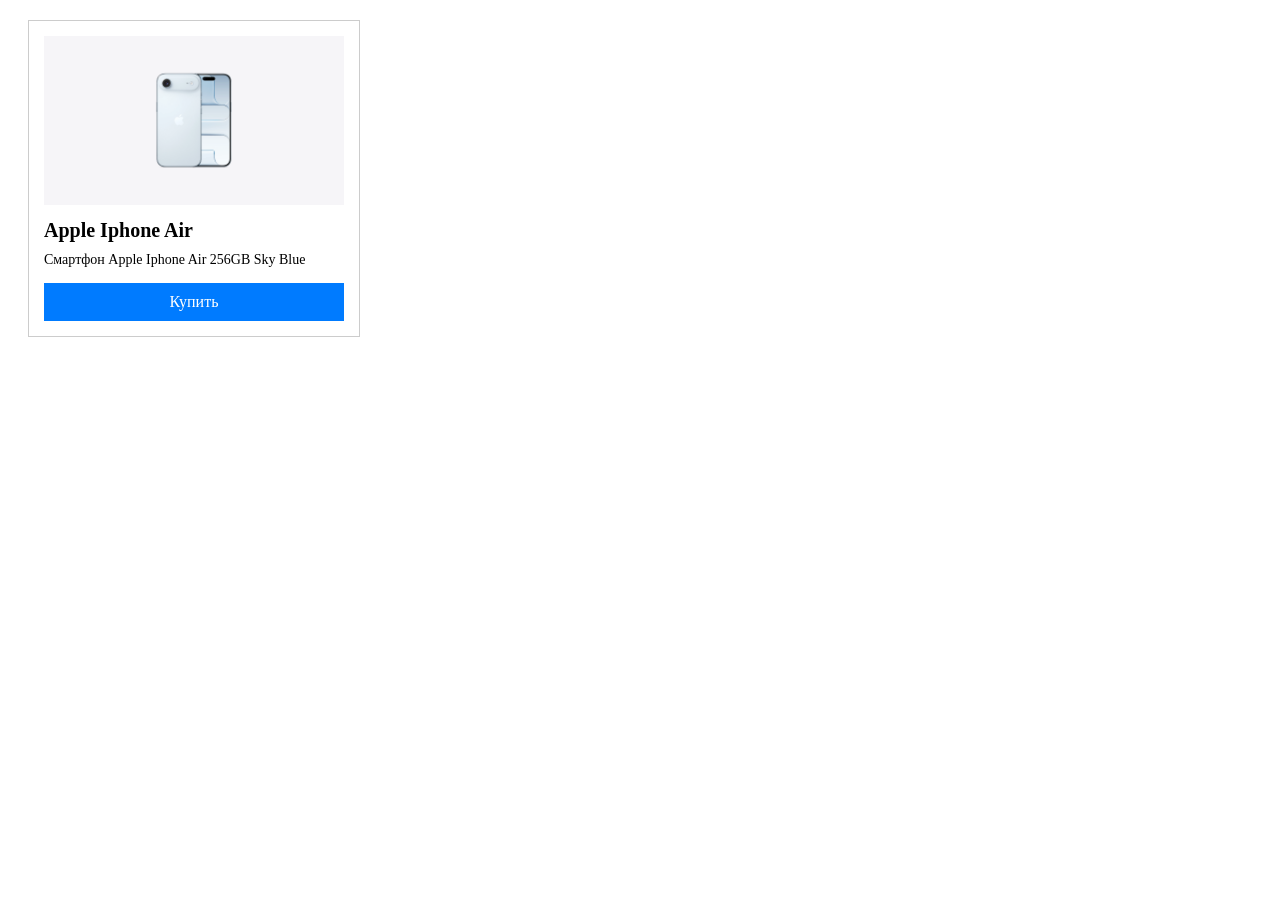
<file: beginner/index.html>
<!doctype html>
<html lang="en">
<head>
    <meta charset="UTF-8">
    <meta name="viewport"
          content="width=device-width, user-scalable=no, initial-scale=1.0, maximum-scale=1.0, minimum-scale=1.0">
    <meta http-equiv="X-UA-Compatible" content="ie=edge">
    <link rel="stylesheet" href="style.css">
    <title>Beginner</title>
</head>
<body>

<div class="card">
    <img class="card-img" src="ipair.webp" alt="Товар">
    <div class="card-title">
        Apple Iphone Air
    </div>
    <div class="card-description">
        Смартфон Apple Iphone Air 256GB Sky Blue
    </div>
    <a class="card-button" href="#">Купить</a>
</div>

</body>
</html>
</file>
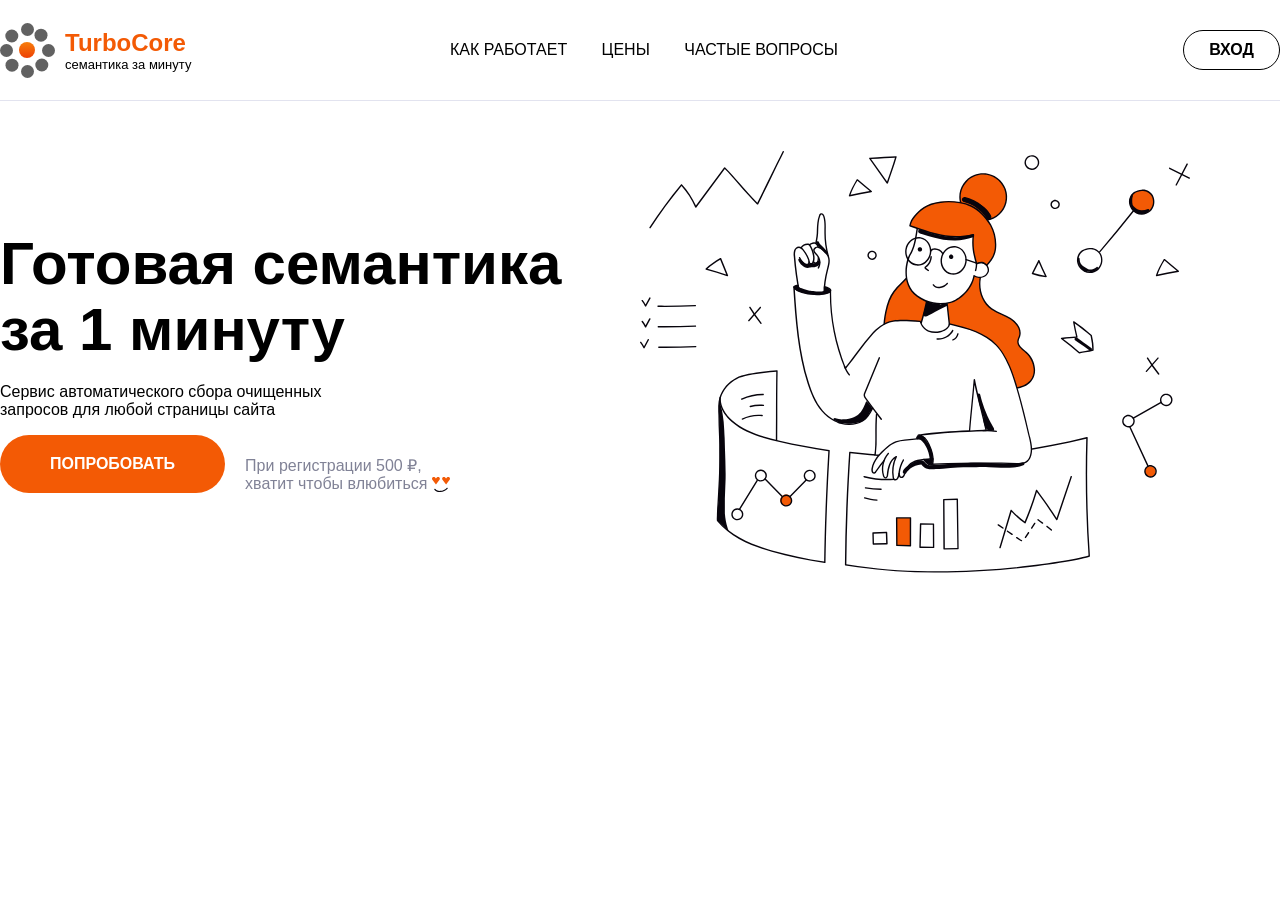
<file: Diplomka/index.html>
<!DOCTYPE html>
<html lang="ru">
<head>
    <meta charset="UTF-8">
    <title>TurboCore(Beginner)</title>
    <style>

        body {
            font-family: 'Inter', sans-serif;
            margin: 0;
        }
        .wrapper {
            width: 1280px;
            margin: 0 auto;
        }
        .top-bar {
            display: flex;
            align-items: center;
            border-bottom: 1px solid #E2E3EF;
            height: 100px;
        }
        .logo-area {
            display: flex;
            align-items: center;
            width: 300px;
        }
        .logo-text {
            margin-left: 10px;
        }
        .logo-title {
            font-weight: bold;
            font-size: 24px;
            color: #F35A05;
        }
        .logo-subtitle {
            font-size: 13px;
        }
        .menu {
            margin-left: 150px; /* Магический отступ, чтобы подвинуть центр */
        }
        .menu a {
            text-decoration: none;
            color: black;
            margin-right: 30px;
            font-weight: 500;
        }
        .login-btn {
            margin-left: auto; /* Хоть что-то хорошее */
            border: 1px solid black;
            padding: 10px 25px;
            border-radius: 30px;
            text-decoration: none;
            color: black;
            font-weight: bold;
        }
        /* Hero */
        .hero {
            display: flex;
            margin-top: 50px;
        }
        .hero-left {
            width: 50%;
            padding-top: 40px;
        }
        .hero h1 {
            font-size: 60px;
            line-height: 1.1;
            margin-bottom: 20px;
        }
        .btn-orange {
            background: #F35A05;
            color: white;
            padding: 20px 50px;
            border-radius: 30px;
            display: inline-block; /* Див ведет себя как кнопка */
            font-weight: bold;
            cursor: pointer;
        }
        .price-text {
            display: flex;
            margin-top: 20px;
            color: #808296;
        }
        .smiley {
            position: relative;
            top: 10px; /* Подгонка на глаз */
            left: 5px;
        }
    </style>
</head>
<body>
<div class="wrapper">
    <div class="top-bar">
        <div class="logo-area">
            <img src="image/logo.svg" width="55">
            <div class="logo-text">
                <div class="logo-title">TurboCore</div>
                <div class="logo-subtitle">семантика за минуту</div>
            </div>
        </div>
        <div class="menu">
            <a href="#">КАК РАБОТАЕТ</a>
            <a href="#">ЦЕНЫ</a>
            <a href="#">ЧАСТЫЕ ВОПРОСЫ</a>
        </div>
        <a href="#" class="login-btn">ВХОД</a>
    </div>

    <div class="hero">
        <div class="hero-left">
            <h1>Готовая семантика<br>за 1 минуту</h1>
            <p>Сервис автоматического сбора очищенных<br>запросов для любой страницы сайта</p>
            <div style="display: flex; align-items: center; gap: 20px;">
                <div class="btn-orange">ПОПРОБОВАТЬ</div>
                <div class="price-text">
                    При регистрации 500 ₽,<br>хватит чтобы влюбиться
                    <img src="image/love.svg" class="smiley">
                </div>
            </div>
        </div>
        <div class="hero-right">
            <img src="image/sectionone_right.svg" width="550">
        </div>
    </div>
</div>
</body>
</html>
</file>
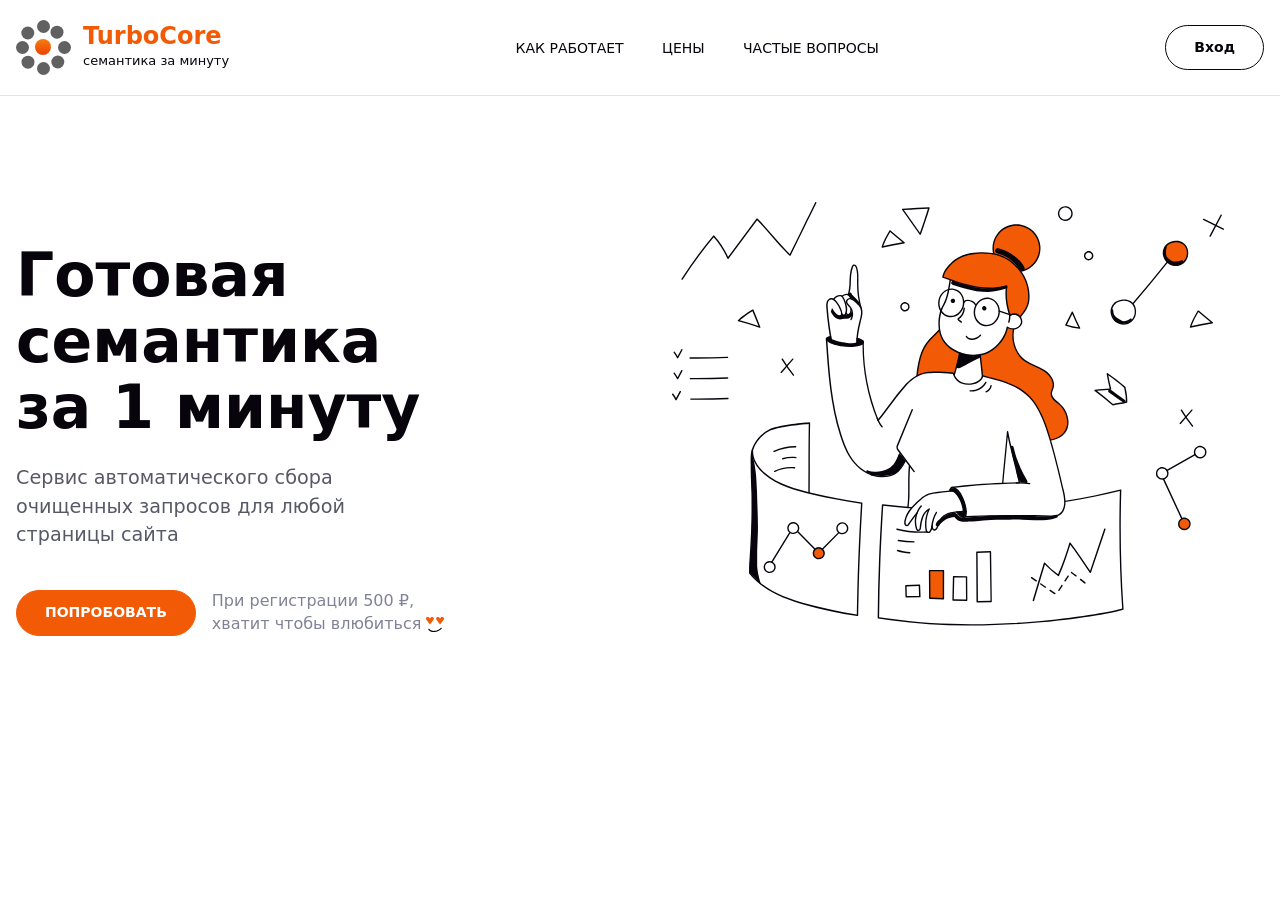
<file: Diplomka/advanced.html>
<!DOCTYPE html>
<html lang="ru">
<head>
    <meta charset="UTF-8">
    <meta name="viewport" content="width=device-width, initial-scale=1.0">
    <title>TurboCore(Advanced)</title>
    <style>

        :root {

            --clr-primary: #F35A05;
            --clr-text-main: #07040C;
            --clr-text-muted: #585967;
            --clr-border: #E2E3EF;
            --clr-white: #ffffff;

            /* Spacing & Sizes (Fluid) */
            --container-w: 1280px;
            --fs-h1: clamp(2.5rem, 5vw, 3.75rem); /* 40px -> 60px */
            --fs-body: clamp(1rem, 1.5vw, 1.25rem);
        }

        /* Reset & Base */
        *, *::before, *::after { box-sizing: border-box; }

        body {
            font-family: 'Inter', system-ui, sans-serif;
            color: var(--clr-text-main);
            line-height: 1.5;
            margin: 0;
        }

        .container {
            width: min(100% - 2rem, var(--container-w)); /* Адаптивный контейнер */
            margin-inline: auto;
        }

        img {
            max-width: 100%;
            height: auto;
            display: block;
        }

        /* Utility Classes */
        .flex-group { display: flex; align-items: center; gap: 1rem; }
        .visually-hidden { position: absolute; width: 1px; height: 1px; overflow: hidden; clip: rect(0,0,0,0); }

        /* --- Header --- */
        .site-header {
            border-bottom: 1px solid var(--clr-border);
            padding-block: 1.25rem;
            position: sticky;
            top: 0;
            background: rgba(255, 255, 255, 0.9);
            backdrop-filter: blur(10px); /* Современный эффект */
            z-index: 100;
        }

        .site-header__inner {
            display: flex;
            justify-content: space-between;
            align-items: center;
        }

        .brand {
            display: inline-flex;
            align-items: center;
            gap: 0.75rem;
            text-decoration: none;
            color: inherit;
        }

        .brand__name {
            font-size: 1.5rem;
            font-weight: 700;
            color: var(--clr-primary);
            line-height: 1;
        }

        .brand__tagline {
            font-size: 0.8125rem;
            font-weight: 500;
            display: block;
        }

        .nav-list {
            display: flex;
            gap: clamp(1rem, 3vw, 2.5rem);
            list-style: none;
            padding: 0;
            margin: 0;
        }

        .nav-list__link {
            text-decoration: none;
            color: var(--clr-text-main);
            font-weight: 500;
            font-size: 0.875rem;
            position: relative;
        }

        /* Анимация подчеркивания */
        .nav-list__link::after {
            content: '';
            position: absolute;
            width: 0;
            height: 2px;
            bottom: -4px;
            left: 0;
            background-color: var(--clr-primary);
            transition: width 0.3s ease;
        }

        .nav-list__link:hover::after {
            width: 100%;
        }

        .btn {
            display: inline-flex;
            justify-content: center;
            align-items: center;
            padding: 0.8em 2em;
            border-radius: 100vmax;
            font-weight: 700;
            text-decoration: none;
            cursor: pointer;
            transition: transform 0.2s, box-shadow 0.2s;
            font-size: 0.875rem;
        }

        .btn:active { transform: scale(0.98); }

        .btn--outline {
            border: 1px solid currentColor;
            color: var(--clr-text-main);
            background: transparent;
        }

        .btn--outline:hover {
            background: var(--clr-text-main);
            color: var(--clr-white);
        }

        .btn--primary {
            background: var(--clr-primary);
            color: var(--clr-white);
            border: 1px solid var(--clr-primary);
            text-transform: uppercase;
        }

        .btn--primary:hover {
            background: var(--clr-white);
            color: var(--clr-primary);
        }

        /* --- Hero Section --- */
        .hero {
            padding-block: clamp(3rem, 8vw, 6rem); /* Адаптивный вертикальный паддинг */
            overflow: hidden;
        }

        .hero__grid {
            display: grid;
            grid-template-columns: 1fr 1fr;
            align-items: center;
            gap: clamp(2rem, 5vw, 6rem);
        }

        .hero__title {
            font-size: var(--fs-h1);
            line-height: 1.1;
            margin-block-end: 1.5rem;
            text-wrap: balance; /* Балансирует текст заголовка, чтобы не было висячих слов */
        }

        .hero__lead {
            font-size: var(--fs-body);
            color: var(--clr-text-muted);
            margin-block-end: 2.5rem;
            max-width: 30ch; /* Ограничение ширины строки для читаемости */
        }

        .hero__promo-text {
            color: #808296;
            font-size: 1rem;
            line-height: 1.4;
        }

        /* Адаптив "из коробки" через Grid */
        @media (max-width: 900px) {
            .site-header__inner { flex-wrap: wrap; gap: 1rem; }
            .nav { display: none; /* Тут обычно бургер меню */ }
            .hero__grid { grid-template-columns: 1fr; text-align: center; }
            .hero__grid img { margin-inline: auto; order: -1; } /* Картинка сверху на мобиле */
            .flex-group { justify-content: center; }
        }
    </style>
</head>
<body>

<header class="site-header">
    <div class="container site-header__inner">
        <a href="/" class="brand" aria-label="На главную TurboCore">
            <img src="image/logo.svg" alt="" aria-hidden="true" width="55" height="55">
            <div class="brand__text">
                <span class="brand__name">TurboCore</span>
                <span class="brand__tagline">семантика за минуту</span>
            </div>
        </a>

        <nav class="nav" aria-label="Основная навигация">
            <ul class="nav-list">
                <li><a href="#how" class="nav-list__link">КАК РАБОТАЕТ</a></li>
                <li><a href="#prices" class="nav-list__link">ЦЕНЫ</a></li>
                <li><a href="#faq" class="nav-list__link">ЧАСТЫЕ ВОПРОСЫ</a></li>
            </ul>
        </nav>

        <a href="/login" class="btn btn--outline">Вход</a>
    </div>
</header>

<main>
    <section class="hero" aria-labelledby="hero-title">
        <div class="container hero__grid">
            <div class="hero__content">
                <h1 id="hero-title" class="hero__title">Готовая семантика <br> за 1 минуту</h1>
                <p class="hero__lead">Сервис автоматического сбора очищенных запросов для любой страницы сайта</p>

                <div class="flex-group">
                    <a href="/try" class="btn btn--primary">Попробовать</a>
                    <div class="hero__promo-text">
                        При регистрации 500 ₽,<br>
                        хватит чтобы влюбиться
                        <img src="image/love.svg" alt="влюбленный смайлик" style="display:inline; vertical-align: middle;">
                    </div>
                </div>
            </div>

            <div class="hero__media">
                <img src="image/sectionone_right.svg" alt="Иллюстрация процесса сбора семантики" width="552" height="423" loading="eager">
            </div>
        </div>
    </section>
</main>
</body>
</html>
</file>
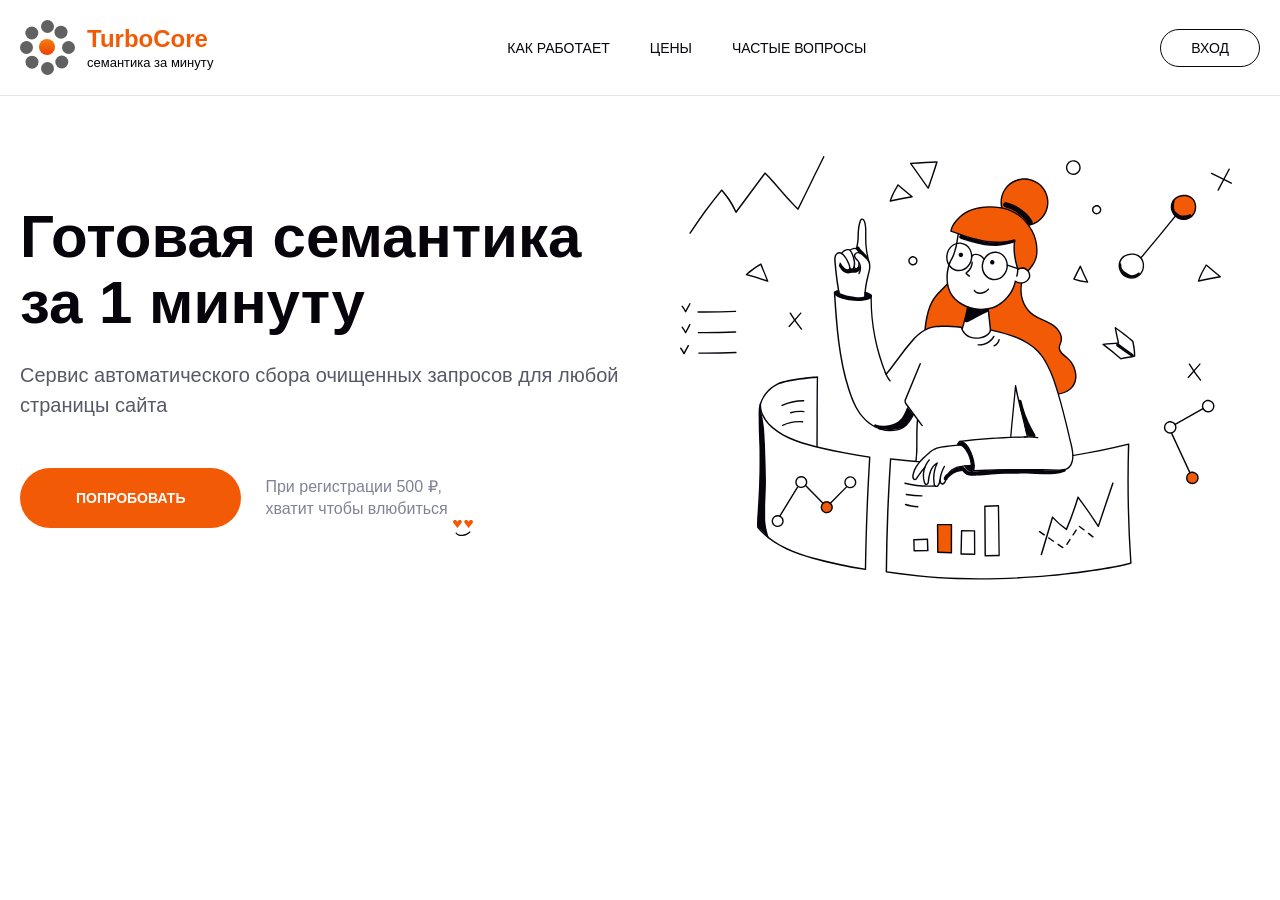
<file: Diplomka/intermediate.html>
<!DOCTYPE html>
<html lang="ru">
<head>
    <meta charset="UTF-8">
    <title>TurboCore(Intermediate)</title>
    <style>
        :root {
            --color-primary: #F35A05;
            --color-text: #07040C;
            --color-text-gray: #585967;
            --color-border: #E2E3EF;
            --container-width: 1280px;
        }

        body {
            font-family: 'Inter', sans-serif;
            color: var(--color-text);
            margin: 0;
        }

        .container {
            max-width: var(--container-width);
            margin: 0 auto;
            padding: 0 20px;
        }

        /* Header */
        .header {
            border-bottom: 1px solid var(--color-border);
            padding: 20px 0;
        }

        .header__inner {
            display: flex;
            justify-content: space-between;
            align-items: center;
        }

        .logo {
            display: flex;
            align-items: center;
            gap: 12px;
            text-decoration: none;
        }

        .logo__title {
            font-size: 24px;
            font-weight: 700;
            color: var(--color-primary);
            display: block;
        }

        .logo__subtitle {
            font-size: 13px;
            font-weight: 500;
            color: var(--color-text);
        }

        .nav__list {
            display: flex;
            gap: 40px;
            list-style: none;
            padding: 0;
            margin: 0;
        }

        .nav__link {
            text-decoration: none;
            color: var(--color-text);
            font-weight: 500;
            font-size: 14px;
            transition: color 0.3s;
        }

        .nav__link:hover {
            color: var(--color-primary);
        }

        .btn-outline {
            padding: 10px 30px;
            border: 1px solid var(--color-text);
            border-radius: 30px;
            text-decoration: none;
            color: var(--color-text);
            font-weight: 500;
            font-size: 14px;
            transition: all 0.3s;
        }

        .btn-outline:hover {
            background-color: #000;
            color: #fff;
            border-color: #000;
        }

        /* Hero */
        .hero {
            padding: 60px 0;
        }

        .hero__container {
            display: flex;
            align-items: center;
            gap: 60px;
        }

        .hero__content {
            flex: 1;
            max-width: 600px;
        }

        .hero__title {
            font-size: 60px;
            line-height: 1.1;
            margin: 0 0 24px;
        }

        .hero__description {
            font-size: 20px;
            color: var(--color-text-gray);
            margin: 0 0 40px;
            line-height: 1.5;
        }

        .hero__actions {
            display: flex;
            align-items: center;
            gap: 24px;
        }

        .btn-primary {
            background-color: var(--color-primary);
            color: #fff;
            border: none;
            padding: 22px 56px;
            border-radius: 30px;
            font-weight: 700;
            font-size: 14px;
            cursor: pointer;
            transition: opacity 0.3s;
        }

        .btn-primary:hover {
            opacity: 0.9;
        }

        .hero__note {
            display: flex;
            align-items: flex-end;
            gap: 5px;
            color: #808296;
            font-size: 16px;
            line-height: 1.4;
        }
    </style>
</head>
<body>
<header class="header">
    <div class="container header__inner">
        <a href="#" class="logo">
            <img src="image/logo.svg" alt="Логотип TurboCore" width="55" height="55">
            <div class="logo__text">
                <span class="logo__title">TurboCore</span>
                <span class="logo__subtitle">семантика за минуту</span>
            </div>
        </a>

        <nav class="nav">
            <ul class="nav__list">
                <li><a href="#" class="nav__link">КАК РАБОТАЕТ</a></li>
                <li><a href="#" class="nav__link">ЦЕНЫ</a></li>
                <li><a href="#" class="nav__link">ЧАСТЫЕ ВОПРОСЫ</a></li>
            </ul>
        </nav>

        <a href="#" class="btn-outline">ВХОД</a>
    </div>
</header>

<section class="hero">
    <div class="container hero__container">
        <div class="hero__content">
            <h1 class="hero__title">Готовая семантика<br>за 1 минуту</h1>
            <p class="hero__description">Сервис автоматического сбора очищенных запросов для любой страницы сайта</p>

            <div class="hero__actions">
                <button class="btn-primary">ПОПРОБОВАТЬ</button>
                <div class="hero__note">
                    <p>При регистрации 500 ₽,<br>хватит чтобы влюбиться</p>
                    <img src="image/love.svg" alt="смайлик" width="20">
                </div>
            </div>
        </div>

        <div class="hero__image">
            <img src="image/sectionone_right.svg" alt="Иллюстрация аналитики" style="max-width: 100%;">
        </div>
    </div>
</section>
</body>
</html>
</file>
<file: beginner/style.css>
/* Все стили в одном файле, так проще */
.card {
    width: 300px;
    border: 1px solid #cccccc;
    padding: 15px;
    margin: 20px;
}

.card-img {
    width: 100%; /* Растягиваем картинку на всю ширину карточки */
}

.card-title {
    font-size: 20px;
    font-weight: bold;
    margin-top: 10px;
}

.card-description {
    font-size: 14px;
    margin-top: 10px;
}

.card-button {
    display: block; /* Чтобы ссылка вела себя как блок */
    background-color: #007bff;
    color: white;
    text-align: center;
    padding: 10px;
    margin-top: 15px;
    text-decoration: none; /* Убираем подчеркивание у ссылки */
}
</file>
